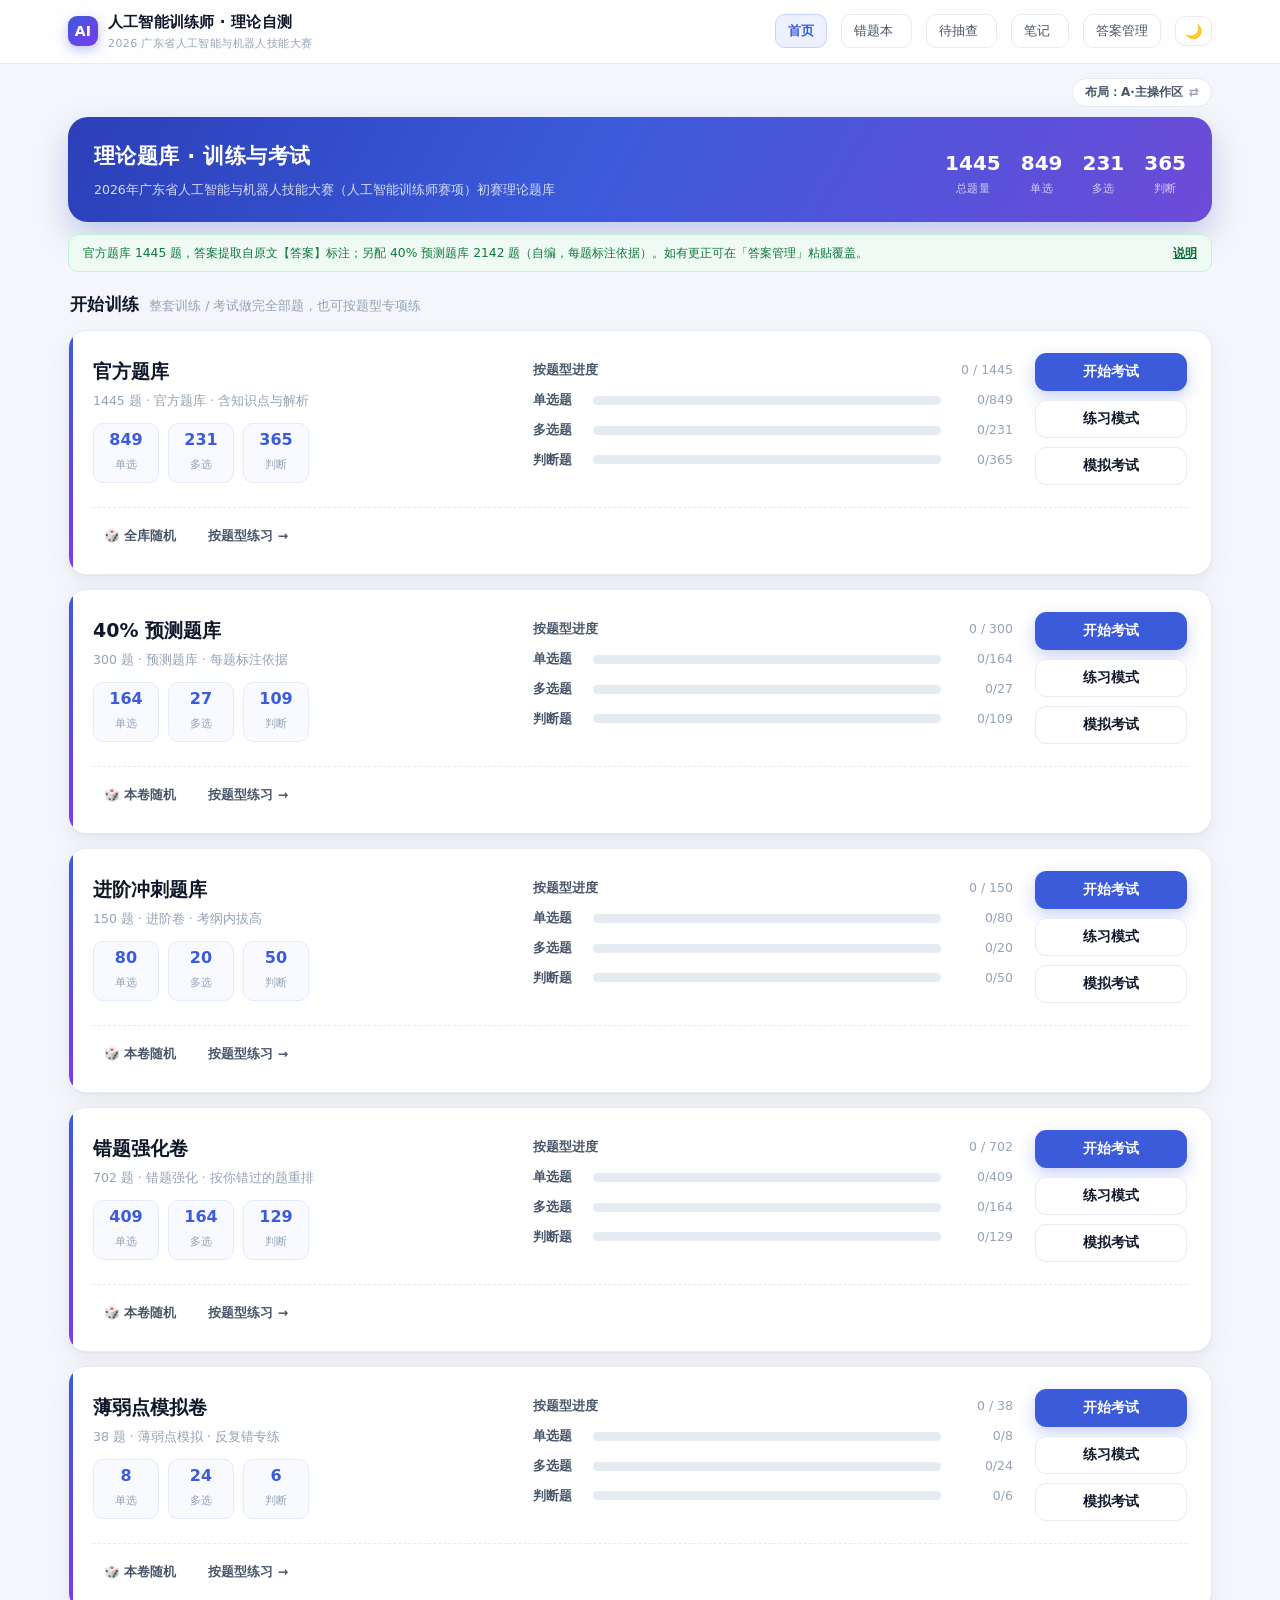
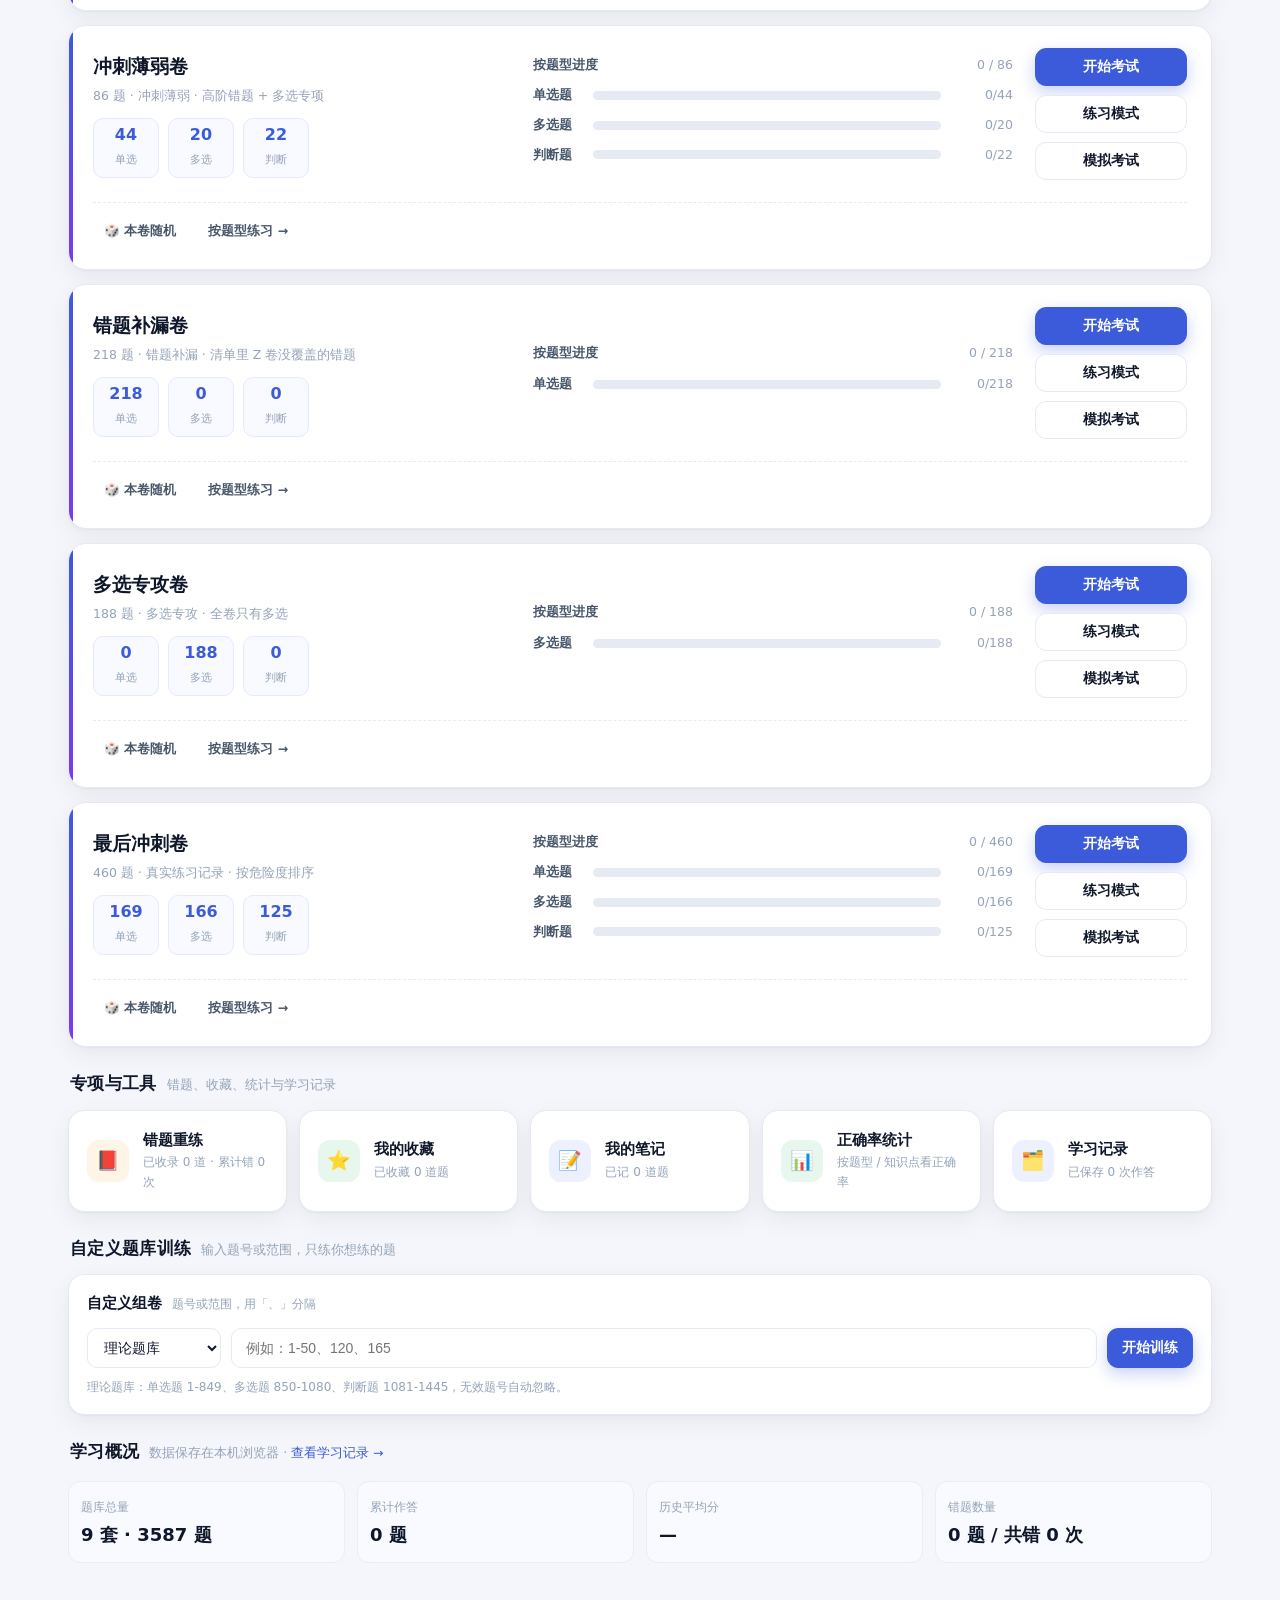
<file: src/index.html>
<!doctype html>
<html lang="zh-CN">
<head>
<meta charset="utf-8">
<meta name="viewport" content="width=device-width, initial-scale=1, viewport-fit=cover">
<meta name="theme-color" content="#3b5bdb">
<title>人工智能训练师 · 理论题库练习</title>
<meta name="description" content="2026 年广东省人工智能与机器人技能大赛（人工智能训练师赛项）官方初赛理论题库练习，共 1445 题，含答案、知识点与解析、随机出题、错题本与学习记录。">
<link rel="icon" href="data:image/svg+xml,%3Csvg xmlns='http://www.w3.org/2000/svg' viewBox='0 0 64 64'%3E%3Crect width='64' height='64' rx='16' fill='%233b5bdb'/%3E%3Ctext x='32' y='44' font-size='30' font-family='Arial,Helvetica,sans-serif' font-weight='bold' fill='white' text-anchor='middle'%3EAI%3C/text%3E%3C/svg%3E">
<!-- v3.13.0 夜间模式：必须在 app.css 之前跑，否则深色用户开机会闪一下白屏 -->
<style>html[data-theme="dark"]{background:#000}</style>
<script>
(function(){try{
  var d=JSON.parse(localStorage.getItem('aitp.v2')||'null');
  if(d&&d.settings&&d.settings.theme==='dark'){
    document.documentElement.setAttribute('data-theme','dark');
    var m=document.querySelector('meta[name="theme-color"]');
    if(m)m.setAttribute('content','#000000');
  }
}catch(e){}})();
</script>
<link rel="stylesheet" href="assets/app.css">
</head>
<body>

<header class="topbar">
  <div class="topbar-inner">
    <div class="brand">
      <div class="logo">AI</div>
      <div>人工智能训练师 · 理论自测
        <small>2026 广东省人工智能与机器人技能大赛</small>
      </div>
    </div>
    <div class="spacer"></div>
    <button class="top-link" data-nav="home">首页</button>
    <button class="top-link" data-nav="wrong">错题本 <span id="navWrong"></span></button>
    <button class="top-link" data-nav="spot" title="答得慢、难题答对的题会进这里，随机抽查直到又快又对">待抽查 <span id="navSpot"></span></button>
    <button class="top-link" data-nav="notes">笔记 <span id="navNotes"></span></button>
    <button class="top-link" data-nav="key">答案管理</button>
    <button class="top-link top-act" id="btnTheme" aria-pressed="false" aria-label="夜间模式" title="切换到夜间模式（纯黑）">🌙</button>
  </div>
</header>

<main class="wrap" id="app"></main>
<div class="toast" id="toast"></div>
<div id="modalRoot"></div>

<!-- ============ 首页 · 新版（A 单列主操作区 / B 左右双栏，共用外壳） ============ -->
<template id="tpl-home2">
  <section class="view-enter">
    <div class="layout-bar">
      <button class="layout-switch" data-act="layout-cycle"></button>
    </div>
    <div class="h2-hero">
      <div class="h2-hero-main">
        <h1>理论题库 · 训练与考试</h1>
        <p>2026年广东省人工智能与机器人技能大赛（人工智能训练师赛项）初赛理论题库</p>
      </div>
      <div class="h2-nums" id="h2Nums"></div>
    </div>
    <div class="h2-note" id="h2Note"></div>
    <div class="h2-grid" id="h2Grid"></div>
  </section>
</template>

<template id="tpl-kpi">
  <div class="kpi"><span></span><b></b></div>
</template>

<!-- ============ 题型模块 ============ -->
<template id="tpl-paper">
  <section class="view-enter">
    <div class="paper-head">
      <button class="btn btn-sm btn-ghost" data-act="paper-back">← 返回</button>
      <div class="paper-title" id="paperTitle"></div>
      <div class="seg" id="paperMode">
        <button type="button" data-mode="exam">考试</button>
        <button type="button" data-mode="practice">练习</button>
      </div>
    </div>
    <p class="paper-tip">先选题型模块。进入答题后，点顶部「顺序 / 随机」就能随时切换——比如进「多选题」模块再点随机，只打乱多选题。</p>
    <div class="mod-grid" id="modList"></div>
  </section>
</template>

<template id="tpl-mod-card">
  <div class="mod-card">
    <div class="mod-top">
      <span class="mod-name"></span>
      <span class="mod-count"></span>
    </div>
    <div class="mod-bar"><i></i></div>
    <div class="mod-meta"></div>
    <div class="mod-ops">
      <button class="btn btn-primary btn-sm" data-act="mod-start">开始</button>
      <button class="btn btn-sm" data-act="mod-redo">重做</button>
    </div>
  </div>
</template>

<!-- ============ 答题 ============ -->
<template id="tpl-quiz">
  <section class="quiz-shell view-enter">
    <div class="quiz-top">
      <button class="btn btn-sm btn-ghost" data-act="exit">← 返回</button>
      <div class="title" id="qTitle"></div>
      <span class="tag gray" id="qModeTag"></span>
      <button class="btn btn-sm order-btn" data-act="order-toggle" id="btnOrder" title="切换出题顺序">顺序</button>
      <span class="qtop-spacer"></span>
      <div class="qtop-actions">
        <button class="btn btn-sm drawer-btn" data-act="toggle-card">进度</button>
        <button class="btn btn-primary btn-sm" data-act="submit">交卷</button>
      </div>
    </div>
    <div class="jump-bar">
      <div class="jump-types">
        <button class="btn btn-sm jt" data-act="jump-type" data-type="all">全部</button>
        <button class="btn btn-sm jt" data-act="jump-type" data-type="single">单选题</button>
        <button class="btn btn-sm jt" data-act="jump-type" data-type="multi">多选题</button>
        <button class="btn btn-sm jt" data-act="jump-type" data-type="judge">判断题</button>
      </div>
      <div class="jump-input">
        <input id="jumpNo" type="text" inputmode="numeric" placeholder="题号 #850" spellcheck="false">
        <button class="btn btn-sm" data-act="jump-no">跳转</button>
      </div>
      <div class="jump-search" id="jumpSearch">
        <input id="searchKw" type="text" placeholder="搜关键词，如：过拟合" spellcheck="false">
        <div class="search-drop hidden" id="searchDrop"></div>
      </div>
      <div class="timer" id="timer"><span>⏱</span><span id="timerText">90:00</span></div>
    </div>
    <div class="quiz-body">
      <div class="q-card">
        <div class="q-head">
          <span class="num" id="qNo"></span>
          <span class="tag gid" id="qGid" title="题号（官方题库 #1-1445；预测题库带 S 前缀，如 S#12）"></span>
          <span class="tag" id="qType"></span>
          <span id="qHint"></span>
          <button class="fav" data-act="fav" title="收藏本题">☆</button>
        </div>
        <h2 class="q-stem" id="qStem"></h2>
        <div class="opts" id="qOpts"></div>
        <div class="feedback hidden" id="qFeedback"></div>
        <div class="note-box" id="qNote">
          <div class="note-head">
            <span class="note-ico">📝</span>
            <span class="note-title">我的笔记</span>
            <span class="note-badge" id="noteBadge"></span>
            <span class="spacer"></span>
            <button class="btn btn-sm btn-ghost" data-act="note-view" id="btnNoteView">查看笔记</button>
            <button class="btn btn-sm" data-act="note-toggle" id="btnNoteToggle">写笔记</button>
          </div>
          <div class="note-view" id="noteView"></div>
          <div class="note-edit" id="noteEdit">
            <textarea id="noteText" rows="3" spellcheck="false"
              placeholder="记一笔：为什么做错、怎么记、易混点……（停止输入后自动保存，换题也不会丢）"></textarea>
            <div class="note-ops">
              <span class="hint" id="noteHint">自动保存 · Ctrl+Enter 收起</span>
              <span class="spacer"></span>
              <button class="btn btn-sm" data-act="note-del">删除笔记</button>
              <button class="btn btn-primary btn-sm" data-act="note-save">保存</button>
            </div>
          </div>
        </div>
        <div class="q-foot">
          <button class="btn btn-sm" data-act="confirm-multi" id="btnConfirmMulti">确认作答</button>
          <button class="btn btn-sm" data-act="mark" id="btnMark">标记</button>
          <button class="btn btn-sm" data-act="clear" id="btnClear">清空本题</button>
          <span class="hint kbd-hint">键盘：数字 1–9 选选项 · 多选按同一数字＝取消该勾选 · W/S 或 A/D 上一题/下一题 · 回车＝确认作答/交卷</span>
          <span class="spacer"></span>
          <button class="btn btn-sm" data-act="prev">上一题</button>
          <button class="btn btn-primary btn-sm" data-act="next">下一题</button>
        </div>
      </div>
      <aside class="side" id="sideCard">
        <h4>做题进度 <span id="cardProgress"></span></h4>
        <div class="pbars" id="pbars"></div>
        <div class="mini-info">
          <div><b id="infoDone">0</b>已答</div>
          <div><b id="infoFlag">0</b>标记</div>
          <div><b id="infoNote">0</b>有笔记</div>
          <div><b id="infoLeft">100</b>未答</div>
        </div>
        <div class="sheet-legend" id="sheetLegend">
          <span class="lg lg-ok">对</span><span class="lg lg-bad">错</span><span class="lg lg-done">已答</span><span class="lg">未答</span><span class="lg lg-flag">标记</span><span class="lg lg-note">有笔记</span>
        </div>
        <div class="sheet-grid" id="sheetGrid"></div>
      </aside>
    </div>
  </section>
</template>

<template id="tpl-option">
  <div class="opt" data-letter="">
    <span class="letter"></span>
    <span class="txt"></span>
    <span class="mark"></span>
  </div>
</template>

<!-- ============ 结果 ============ -->
<template id="tpl-result">
  <section class="view-enter">
    <div class="result-hero">
      <div class="score-ring">
        <svg viewBox="0 0 150 150" width="100%" height="100%">
          <circle class="ring-track" cx="75" cy="75" r="64" fill="none" stroke="#eef1f7" stroke-width="12"></circle>
          <circle id="ring" cx="75" cy="75" r="64" fill="none" stroke="#3b5bdb" stroke-width="12"
                  stroke-linecap="round" stroke-dasharray="402" stroke-dashoffset="402"></circle>
        </svg>
        <div class="val"><b id="scoreVal">0</b><span id="scoreOf">得分</span></div>
      </div>
      <div class="result-main">
        <h1 id="resTitle">交卷完成</h1>
        <div class="sub" id="resSub"></div>
        <div class="result-actions">
          <button class="btn btn-primary" data-act="retry">重做本卷</button>
          <button class="btn" data-act="to-paper">换个题型</button>
          <button class="btn" data-act="to-wrong">去错题本</button>
          <button class="btn" data-act="home">返回首页</button>
        </div>
      </div>
    </div>
    <div class="kpis" id="resKpis"></div>
    <div class="section-title">
      <h2>逐题回顾</h2>
      <span id="revToggle" style="cursor:pointer;color:var(--brand)">只看错题</span>
    </div>
    <div class="review" id="review"></div>
  </section>
</template>

<template id="tpl-review">
  <div class="rev-item">
    <div class="rh"><span class="no"></span><span class="tag"></span><span class="badge-wrap"></span></div>
    <div class="rs"></div>
    <div class="ro ro-my"><b>你的答案：</b><span></span></div>
    <div class="ro ro-ck"><b>参考答案：</b><span></span></div>
  </div>
</template>

<!-- ============ 列表（错题/收藏） ============ -->
<template id="tpl-list">
  <section class="view-enter">
    <div class="panel">
      <h2 id="listTitle"></h2>
      <p class="desc" id="listDesc"></p>
      <div class="list-ops" id="listOps" style="display:flex;gap:10px;flex-wrap:wrap;margin-bottom:16px">
        <button class="btn btn-primary" data-act="list-practice">开始重练</button>
        <button class="btn" data-act="list-clear">清空列表</button>
      </div>
      <div class="list" id="listBody"></div>
    </div>
  </section>
</template>

<template id="tpl-row">
  <div class="row">
    <span class="tag"></span>
    <div class="grow">
      <div class="qtext"></div>
      <div class="qsub"></div>
    </div>
    <button class="btn btn-sm btn-ghost" data-act="row-go">查看</button>
    <button class="btn btn-sm btn-ghost" data-act="row-del">移除</button>
  </div>
</template>

<!-- ============ 学习记录 ============ -->
<template id="tpl-history">
  <section class="view-enter">
    <div class="panel">
      <h2>学习记录</h2>
      <p class="desc" id="hisDesc"></p>
      <div style="display:flex;gap:10px;flex-wrap:wrap;margin-bottom:16px">
        <button class="btn btn-sm" data-act="his-export">导出记录（JSON）</button>
        <button class="btn btn-sm" data-act="his-clear" style="color:var(--bad)">清空记录</button>
      </div>
      <div class="list" id="hisList"></div>
    </div>
  </section>
</template>

<template id="tpl-his-row">
  <div class="row his-row">
    <div class="his-score"><b></b><span></span></div>
    <div class="grow">
      <div class="qtext his-title"></div>
      <div class="qsub his-meta"></div>
    </div>
    <span class="ans-badge mid his-pct"></span>
    <button class="btn btn-sm btn-ghost his-review hidden" data-act="his-review">回顾错题</button>
  </div>
</template>

<!-- ============ 答案管理 ============ -->
<template id="tpl-key">
  <section class="view-enter">
    <div class="panel">
      <h2>答案管理</h2>
      <p class="desc">
        这里可以批量修正标准答案（例如按问卷星交卷后显示的官方答案）。格式：每行「题号 答案」，如 <b>1 D</b>、<b>12 AB</b>；
        也支持 <b>1D</b>、<b>1、D</b> 或用逗号、分号分隔。保存后所有成绩、错题会按新答案重算。
      </p>
      <div style="display:flex;gap:10px;align-items:center;margin-bottom:14px;flex-wrap:wrap">
        <select id="keyPaper"></select>
        <button class="btn btn-sm" data-act="key-load">载入当前答案</button>
        <button class="btn btn-sm" data-act="key-reset">恢复默认答案</button>
        <span class="hint" id="keyStat"></span>
      </div>
      <textarea id="keyText" spellcheck="false" placeholder="1 D&#10;2 B&#10;3 A"></textarea>
      <div style="display:flex;gap:10px;margin-top:14px;flex-wrap:wrap">
        <button class="btn btn-primary" data-act="key-apply">保存并重新计分</button>
        <button class="btn" data-act="key-export">导出全部答案（JSON）</button>
        <button class="btn" data-act="key-import">导入答案（JSON）</button>
        <button class="btn" data-act="db-export">备份全部进度</button>
        <button class="btn" data-act="db-import">恢复备份</button>
        <span class="hint" id="dbDevice"></span>
        <button class="btn" data-act="key-reset-all" style="margin-left:auto;color:var(--bad)">重置全部进度</button>
      </div>
      <p class="desc" style="margin-top:16px;margin-bottom:0">
        <b>提示：</b>「恢复默认答案」只会清除你手动修改过的题目，回到页面自带答案。
      </p>
    </div>
  </section>
</template>

<template id="tpl-panel-view">
  <section class="view-enter">
    <div class="panel">
      <h2></h2>
      <p class="desc"></p>
      <div id="statsBody"></div>
    </div>
  </section>
</template>

<template id="tpl-modal">
  <div class="modal-mask">
    <div class="modal">
      <h3></h3>
      <p></p>
      <div class="acts">
        <button class="btn" data-act="modal-cancel">取消</button>
        <button class="btn btn-primary" data-act="modal-ok">确定</button>
      </div>
    </div>
  </div>
</template>

<script src="data/questions.js"></script>
<script src="data/answers.js"></script>
<script src="data/s-bank.js"></script>
<script src="data/a-bank.js"></script>
<script src="data/w-bank.js"></script>
<script src="data/v-bank.js"></script>
<script src="data/u-bank.js"></script>
<script src="data/x-bank.js"></script>
<script src="data/y-bank.js"></script>
<script src="data/z-bank.js"></script>
<script src="assets/app.js"></script>
</body>
</html>
</file>
<file: src/assets/app.css>
:root{
  --bg:#f4f6fb; --card:#ffffff; --ink:#0f172a; --ink-2:#475569; --ink-3:#94a3b8;
  --line:#e6eaf2; --brand:#3b5bdb; --brand-2:#5c7cfa; --brand-soft:#edf1ff;
  --ok:#16a34a; --ok-soft:#e8f7ee; --bad:#dc2626; --bad-soft:#fdeceb;
  --warn:#d97706; --warn-soft:#fff5e6; --radius:16px;
  --bg-soft:#f1f5f9;   /* v3.13.0 补：.rev-item .r-an 一直在用 var(--bg-soft) 兜底，正式定义后夜间才好覆盖 */
  --shadow:0 1px 2px rgba(15,23,42,.04),0 8px 24px rgba(15,23,42,.06);
  --shadow-lg:0 20px 50px rgba(15,23,42,.14);
}
*{box-sizing:border-box}
html,body{margin:0;padding:0}
body{
  background:var(--bg); color:var(--ink);
  font-family:-apple-system,BlinkMacSystemFont,"Segoe UI","PingFang SC","Microsoft YaHei",system-ui,sans-serif;
  font-size:15px; line-height:1.65; -webkit-font-smoothing:antialiased;
  min-height:100vh;
}
button{font-family:inherit;font-size:inherit;cursor:pointer}
a{color:var(--brand);text-decoration:none}
::selection{background:#cfd9ff}

/* ---------- top bar ---------- */
.topbar{
  position:sticky; top:0; z-index:40; backdrop-filter:blur(10px);
  background:rgba(255,255,255,.86); border-bottom:1px solid var(--line);
}
.topbar-inner{
  max-width:1180px; margin:0 auto; padding:10px 18px;
  display:flex; align-items:center; gap:14px; min-height:58px; flex-wrap:wrap;
}
.brand{display:flex;align-items:center;gap:10px;font-weight:700;letter-spacing:.2px;min-width:0;flex:1 1 auto}
.brand>div:last-child{min-width:0;overflow:hidden;text-overflow:ellipsis;white-space:nowrap}
.brand .logo{
  width:30px;height:30px;border-radius:9px;flex:none;
  background:linear-gradient(135deg,var(--brand),#7c3aed);
  display:grid;place-items:center;color:#fff;font-size:14px;font-weight:800;
  box-shadow:0 4px 12px rgba(59,91,219,.35);
}
.brand small{display:block;font-weight:500;color:var(--ink-3);font-size:11px;letter-spacing:.4px}
.topbar .spacer{flex:0 0 auto}
.top-link{
  border:1px solid var(--line); background:#fff; color:var(--ink-2);
  padding:7px 12px; border-radius:10px; font-size:13px; display:inline-flex; gap:6px; align-items:center;
  transition:.15s; white-space:nowrap;
}
.top-link:hover{color:var(--brand);border-color:#c7d2fe;background:#f8faff}
.top-link.active{background:var(--brand-soft);border-color:#c7d2fe;color:var(--brand);font-weight:600}
/* v3.13.0 顶栏夜间模式开关：与 .top-link 同款外观，但没有 data-nav（不参与导航高亮） */
.top-act{min-width:32px;justify-content:center;padding:7px 9px;font-size:14px;line-height:1}
.top-act[aria-pressed="true"]{background:var(--brand-soft);border-color:#c7d2fe;color:var(--brand)}

/* ---------- layout ---------- */
.wrap{max-width:1180px;margin:0 auto;padding:22px 18px 70px}
.view-enter{animation:fade .28s ease}
@keyframes fade{from{opacity:0;transform:translateY(6px)}to{opacity:1;transform:none}}

/* ---------- home ---------- */
.section-title{display:flex;align-items:baseline;gap:10px;margin:30px 2px 14px}
.section-title h2{margin:0;font-size:17px;letter-spacing:.3px}
.section-title span{color:var(--ink-3);font-size:12.5px}

.btn{
  border:1px solid var(--line); background:#fff; color:var(--ink);
  padding:9px 14px; border-radius:11px; font-size:13.5px; font-weight:600;
  display:inline-flex;align-items:center;justify-content:center;gap:6px;
  transition:.16s; white-space:nowrap;
}
.btn:hover{border-color:#c7d2fe;background:#f8faff;color:var(--brand)}
.btn:active{transform:translateY(1px)}
.btn-primary{background:var(--brand);border-color:var(--brand);color:#fff;
  box-shadow:0 6px 16px rgba(59,91,219,.28)}
.btn-primary:hover{background:#3450c9;border-color:#3450c9;color:#fff}
.btn-ghost{background:transparent;border-color:transparent;color:var(--ink-2)}
.btn-sm{padding:6px 10px;font-size:12.5px;border-radius:9px}
.btn[disabled]{opacity:.45;cursor:not-allowed}

.mini-card{
  background:var(--card);border:1px solid var(--line);border-radius:var(--radius);padding:18px;
  box-shadow:var(--shadow);display:flex;align-items:center;gap:14px;cursor:pointer;transition:.18s;
}
.mini-card:hover{border-color:#c7d2fe;transform:translateY(-1px);box-shadow:var(--shadow-lg)}
.mini-card .ico{
  width:42px;height:42px;border-radius:12px;flex:none;display:grid;place-items:center;font-size:19px;
  background:var(--brand-soft);
}
.mini-card .ico.warn{background:var(--warn-soft)}
.mini-card .ico.ok{background:var(--ok-soft)}
.mini-card h4{margin:0;font-size:14.5px}
.mini-card p{margin:1px 0 0;color:var(--ink-3);font-size:12px}

.modal-mask{
  position:fixed;inset:0;background:rgba(15,23,42,.45);backdrop-filter:blur(3px);z-index:60;
  display:grid;place-items:center;padding:20px;animation:fade .18s;
}

/* ---------- quiz ---------- */
.quiz-shell{padding-top:6px}
.quiz-top{display:flex;align-items:center;gap:12px;margin-bottom:14px;flex-wrap:wrap}
.quiz-top .title{font-weight:700;font-size:16px}
.jump-bar{display:flex;align-items:center;gap:10px;margin:-4px 0 14px;flex-wrap:wrap}
.jump-bar .jump-types{display:flex;gap:8px;flex-wrap:wrap}
.jump-bar .jt{padding:6px 12px;font-size:13px;color:var(--ink-2)}
.jump-bar .jt.on{background:var(--brand);color:#fff;border-color:var(--brand)}
.jump-bar .jump-input{display:flex;gap:6px;margin-left:auto}
.jump-bar .jump-input input{width:92px;padding:6px 10px;border:1.5px solid var(--line);border-radius:9px;font-size:13.5px;outline:none;background:#fff}
.jump-bar .jump-input input:focus{border-color:var(--brand)}
/* 关键词搜题：输入框 + 结果下拉 */
.jump-bar .jump-search{position:relative;flex:1;min-width:170px;max-width:320px}
.jump-bar .jump-search input{width:100%;box-sizing:border-box;padding:6px 10px;border:1.5px solid var(--line);border-radius:9px;font-size:13.5px;outline:none;background:#fff}
.jump-bar .jump-search input:focus{border-color:var(--brand)}
.search-drop{position:absolute;top:calc(100% + 6px);left:0;right:0;z-index:40;background:#fff;border:1.5px solid var(--line);border-radius:12px;box-shadow:0 10px 28px rgba(15,23,42,.16);max-height:300px;overflow:auto;padding:4px}
.search-row{display:flex;align-items:center;gap:8px;width:100%;text-align:left;border:0;background:none;padding:8px 10px;border-radius:8px;font:inherit;cursor:pointer}
.search-row:hover{background:var(--brand-soft)}
.search-row b{color:var(--brand);flex:none}
.search-row .st{flex:none;font-size:11px;color:var(--ink-2);border:1px solid var(--line);border-radius:999px;padding:0 6px}
.search-row .sq{font-size:13px;color:var(--ink);overflow:hidden;text-overflow:ellipsis;white-space:nowrap}
.search-empty,.search-more{padding:8px 10px;font-size:12.5px;color:var(--ink-2)}
/* 统计页最近 7 天趋势 */
.trend-chart{display:flex;align-items:stretch;gap:10px;height:132px;padding:6px 2px 0}
.trend-col{flex:1;display:flex;flex-direction:column;align-items:center;justify-content:flex-end;gap:4px;min-width:0}
.trend-bar{display:block;width:62%;max-width:34px;border-radius:5px 5px 0 0}
.trend-val{font-size:11px;font-weight:700;color:var(--ink);line-height:1}
.trend-lb{font-size:11px;color:var(--ink-2);white-space:nowrap}
.custom-panel{padding:16px 18px}
.custom-row{display:flex;gap:10px;flex-wrap:wrap}
.custom-row input{flex:1;min-width:220px;padding:10px 14px;border:1.5px solid var(--line);border-radius:10px;font-size:14px;outline:none;background:#fff}
.custom-row input:focus{border-color:var(--brand)}
/* 自定义组卷的题库选择：两套题库题号段不同，必须先选卷再填题号 */
.custom-row select{padding:10px 12px;border:1.5px solid var(--line);border-radius:10px;font-size:14px;outline:none;background:#fff;color:var(--ink);max-width:220px}
.custom-row select:focus{border-color:var(--brand)}
.temp-resume{margin:-4px 0 18px;width:100%;text-align:left;background:var(--brand-soft);border:1.5px dashed var(--brand-2);color:var(--brand);font-weight:600}
/* 断点条与"继续"按钮的文字会带上卷名 + 进度，手机窄屏必须允许换行，否则撑出横向滚动 */
.temp-resume,.mc-resume,.mc-best{max-width:100%;white-space:normal;overflow-wrap:anywhere;line-height:1.45}
/* v3.9.2 清空回滚点条：清空作答后首页出现，可一键恢复或丢弃 */
.clear-undo{display:flex;align-items:center;flex-wrap:wrap;gap:10px;margin:-4px 0 18px;padding:10px 14px;background:var(--brand-soft);border:1.5px dashed var(--brand-2);border-radius:10px}
.clear-undo .cu-text{flex:1;min-width:200px;font-size:13px;color:var(--brand);font-weight:600}
.clear-undo .cu-btn{padding:7px 14px;font-size:13px;white-space:nowrap}
.stat-block{display:flex;flex-direction:column;gap:8px;margin:10px 0 20px}
.stat-row{display:flex;align-items:center;gap:10px;font-size:13.5px}
.stat-row .stat-name{flex:0 0 200px;overflow:hidden;text-overflow:ellipsis;white-space:nowrap}
.stat-row .stat-bar{flex:1;height:10px;border-radius:6px;background:var(--line);overflow:hidden;min-width:60px}
.stat-row .stat-bar i{display:block;height:100%;border-radius:6px}
.stat-row .stat-n{flex:0 0 76px;text-align:right;color:var(--ink-3);font-size:12.5px}
@media (max-width:600px){.stat-row .stat-name{flex-basis:110px}}
.pbars{display:flex;flex-direction:column;gap:12px;margin-bottom:14px}
.pbar-row{display:flex;align-items:center;gap:8px;font-size:12.5px}
.pbar-row .pbar-name{flex:0 0 52px;color:var(--ink-2);font-weight:600}
.pbar-row .pbar-track{flex:1;height:10px;border-radius:6px;background:var(--line);overflow:hidden}
.pbar-row .pbar-track i{display:block;height:100%;width:0;border-radius:6px;background:var(--brand);transition:width .3s}
.pbar-row .pbar-num{flex:0 0 64px;text-align:right;color:var(--ink-3);font-variant-numeric:tabular-nums}
.qtop-spacer{flex:1}
.qtop-actions{display:flex;gap:8px;align-items:center}
.tag{
  font-size:11.5px;padding:3px 9px;border-radius:999px;background:var(--brand-soft);color:var(--brand);
  font-weight:700;letter-spacing:.3px;
}
.tag.gray{background:#eef1f7;color:var(--ink-2)}
.tag.judge{background:#eafaf0;color:#0f8a45}
.tag.multi{background:#fff1e6;color:#b45309}
.timer{
  margin-left:auto;display:flex;align-items:center;gap:7px;
  font-variant-numeric:tabular-nums;font-weight:700;font-size:16px;color:var(--ink-2);
  background:#fff;border:1px solid var(--line);padding:6px 12px;border-radius:11px;box-shadow:var(--shadow);
}
.timer.warn{color:var(--bad);border-color:#fecaca;background:#fff5f5;animation:pulse 1.6s infinite}
@keyframes pulse{50%{opacity:.62}}

.quiz-body{display:grid;grid-template-columns:minmax(0,1fr) 306px;gap:18px;align-items:start}
.q-card{
  background:var(--card);border:1px solid var(--line);border-radius:18px;padding:24px 26px 18px;
  box-shadow:var(--shadow);min-height:400px;min-width:0;
}
.q-head{display:flex;align-items:center;gap:8px;color:var(--ink-3);font-size:12.5px;margin-bottom:12px}
.q-head .num{color:var(--brand);font-weight:800;font-size:13px}
.tag.gid{background:var(--brand-soft);color:var(--brand);font-weight:700;cursor:default}
/* 预测题库题号（S#12）：琥珀色，和官方题库的蓝色 #12 一眼分开 */
.tag.gid.gid-s{background:#fef3c7;color:#92400e}
.q-head .fav{margin-left:auto;border:0;background:none;font-size:17px;line-height:1;color:#d7dce8;padding:2px}
.q-head .fav.on{color:#f59e0b}
.q-stem{
  font-size:17.5px;line-height:1.8;font-weight:600;color:#111827;margin:0 0 18px;
  white-space:pre-wrap;word-break:break-word;
}
.q-stem .blank{color:var(--brand)}
.opts{display:flex;flex-direction:column;gap:10px}
.opt{
  display:flex;gap:12px;align-items:flex-start;padding:13px 15px;border-radius:13px;
  border:1.5px solid var(--line);background:#fcfdff;cursor:pointer;transition:.14s;position:relative;
}
.opt:hover{border-color:#c7d2fe;background:#f6f9ff}
.opt .letter{
  width:26px;height:26px;flex:none;border-radius:8px;display:grid;place-items:center;
  font-size:13px;font-weight:800;background:#eef1f7;color:var(--ink-2);transition:.14s;
}
.opt .txt{flex:1;font-size:15px;color:#1f2937;word-break:break-word}
.opt.sel{border-color:var(--brand);background:var(--brand-soft);box-shadow:0 0 0 3px rgba(59,91,219,.09)}
.opt.sel .letter{background:var(--brand);color:#fff}
.opt.correct{border-color:#86efac;background:var(--ok-soft)}
.opt.correct .letter{background:var(--ok);color:#fff}
.opt.wrong{border-color:#fca5a5;background:var(--bad-soft)}
.opt.wrong .letter{background:var(--bad);color:#fff}
.opt .mark{margin-left:auto;font-size:12.5px;font-weight:700;color:var(--ok);align-self:center}
.opt.wrong .mark{color:var(--bad)}

.feedback{
  margin-top:16px;border-radius:12px;padding:11px 14px;font-size:13.5px;display:flex;gap:8px;align-items:center;
  background:var(--ok-soft);color:#0f7a3d;border:1px solid #bbf7d0;
}
.feedback.bad{background:var(--bad-soft);color:#b91c1c;border-color:#fecaca}
.feedback.unknown{background:#eef2f7;color:var(--ink-2);border-color:#e2e8f0}

.q-foot{display:flex;align-items:center;gap:10px;margin-top:22px;padding-top:14px;border-top:1px dashed var(--line)}
.q-foot .spacer{flex:1}
.hint{color:var(--ink-3);font-size:12px}

/* answer card */
.side{
  background:var(--card);border:1px solid var(--line);border-radius:18px;padding:16px;box-shadow:var(--shadow);
  position:sticky;top:76px;
}
.side h4{margin:0 0 10px;font-size:13.5px;display:flex;align-items:center;gap:6px}
.side h4 span{margin-left:auto;color:var(--ink-3);font-weight:500;font-size:12px}
.cards{display:block}
.card-group{display:grid;grid-template-columns:repeat(10,1fr);gap:5px;margin-bottom:14px}
.card-sep{display:flex;align-items:center;gap:8px;margin:2px 0 8px;font-size:11px;color:var(--ink-3);font-weight:600}
.card-sep::after{content:"";flex:1;height:1px;background:var(--line)}
.cell{
  aspect-ratio:1;border-radius:7px;border:1px solid var(--line);background:#fbfcff;color:var(--ink-2);
  font-size:11.5px;font-weight:600;display:grid;place-items:center;padding:0;transition:.12s;
}
.cell:hover{border-color:var(--brand);color:var(--brand)}
.cell.done{background:var(--brand-soft);border-color:#c7d2fe;color:var(--brand)}
.cell.cur{outline:2px solid var(--brand);outline-offset:1px}
.cell.flag:after{
  content:"";position:absolute;top:2px;right:2px;width:6px;height:6px;border-radius:50%;background:var(--warn);
}
.cell{position:relative}
.legend{display:flex;gap:12px;flex-wrap:wrap;margin-top:12px;font-size:11.5px;color:var(--ink-3)}
.legend i{width:10px;height:10px;border-radius:3px;display:inline-block;margin-right:4px;vertical-align:-1px}
.legend .l1{background:var(--brand-soft);border:1px solid #c7d2fe}
.legend .l2{background:#fff;border:1px solid var(--line)}
.legend .l3{background:var(--warn)}

.side .mini-info{display:flex;gap:8px;margin-top:14px;font-size:12px;color:var(--ink-2)}
.side .mini-info div{flex:1;background:#f8faff;border-radius:9px;padding:7px 8px;text-align:center}
.side .mini-info b{display:block;font-size:15px;color:var(--brand)}

/* ---------- result ---------- */
.result-hero{
  background:var(--card);border:1px solid var(--line);border-radius:20px;padding:28px;box-shadow:var(--shadow);
  display:flex;gap:28px;align-items:center;flex-wrap:wrap;
}
.score-ring{position:relative;width:150px;height:150px;flex:none}
.score-ring svg{transform:rotate(-90deg)}
.score-ring .val{
  position:absolute;inset:0;display:grid;place-items:center;text-align:center;
}
.score-ring .val{flex-direction:column;display:flex;align-items:center;justify-content:center;gap:2px}
.score-ring .val b{font-size:36px;line-height:1;display:block;letter-spacing:-1px}
.score-ring .val span{font-size:11px;color:var(--ink-3)}
.result-main{flex:1;min-width:260px}
.result-main h1{margin:0 0 6px;font-size:22px}
.result-main .sub{color:var(--ink-3);font-size:13px}
.result-actions{display:flex;gap:10px;flex-wrap:wrap;margin-top:16px}
.kpis{display:grid;grid-template-columns:repeat(4,minmax(0,1fr));gap:12px;margin-top:16px}
.kpi{background:#f8faff;border:1px solid #e8edfb;border-radius:12px;padding:12px}
.kpi span{color:var(--ink-3);font-size:12px}
.kpi b{display:block;font-size:18px;margin-top:2px}

.review{margin-top:22px;display:flex;flex-direction:column;gap:12px}
.rev-item{
  background:var(--card);border:1px solid var(--line);border-radius:14px;padding:16px 18px;
  border-left:4px solid var(--ok);
}
.rev-item.bad{border-left-color:var(--bad)}
.rev-item .rh{display:flex;gap:8px;align-items:center;font-size:12.5px;color:var(--ink-3);margin-bottom:8px}
.rev-item .rh .no{color:var(--ink);font-weight:700}
.rev-item .rs{font-size:14.5px;font-weight:600;margin-bottom:10px;white-space:pre-wrap}
.rev-item .ro{font-size:13.5px;color:var(--ink-2);margin:3px 0;display:flex;gap:8px}
.rev-item .ro b{font-weight:700;color:var(--ink)}
.rev-item .r-an{font-size:13px;color:var(--ink-2);background:var(--bg-soft,#f1f5f9);border-radius:8px;padding:8px 10px;margin:8px 0 2px;line-height:1.7;white-space:pre-wrap}
/* 预测题的"依据"行：和解析同款但偏琥珀，提醒这是自编题的出处而非官方解析 */
.rev-item .r-src{font-size:12.5px;color:#92400e;background:#fffbeb;border:1px solid #fde68a;border-radius:8px;padding:7px 10px;margin:6px 0 2px;line-height:1.7;white-space:pre-wrap}
.ans-badge{font-size:11.5px;padding:2px 8px;border-radius:999px;font-weight:700}
.ans-badge.ok{background:var(--ok-soft);color:#0f7a3d}
.ans-badge.bad{background:var(--bad-soft);color:#b91c1c}
.ans-badge.mid{background:#eef2f7;color:var(--ink-2)}

/* ---------- misc ---------- */
.panel{background:var(--card);border:1px solid var(--line);border-radius:16px;padding:22px;box-shadow:var(--shadow)}
.panel h2{margin:0 0 6px;font-size:17px}
.panel p.desc{color:var(--ink-2);font-size:13.5px;margin:0 0 16px}
textarea{
  width:100%;min-height:240px;border:1px solid var(--line);border-radius:12px;padding:12px;font-family:ui-monospace,Consolas,monospace;
  font-size:13px;line-height:1.7;resize:vertical;background:#fcfdff;color:var(--ink);
}
textarea:focus{outline:none;border-color:#c7d2fe;box-shadow:0 0 0 3px rgba(59,91,219,.1)}
select{
  border:1px solid var(--line);border-radius:10px;padding:8px 10px;background:#fff;font-size:13.5px;
}
.list{display:flex;flex-direction:column;gap:10px}
.row{
  display:flex;align-items:center;gap:12px;padding:12px 14px;border:1px solid var(--line);border-radius:12px;background:#fff;
}
.row .grow{flex:1;min-width:0}
.row .qtext{font-size:13.5px;color:var(--ink);overflow:hidden;text-overflow:ellipsis;white-space:nowrap}
.row .qsub{font-size:11.5px;color:var(--ink-3)}
.empty{text-align:center;color:var(--ink-3);padding:48px 0;font-size:13.5px}
.empty .big{font-size:34px;display:block;margin-bottom:8px;opacity:.7}

.toast{
  position:fixed;left:50%;bottom:34px;transform:translate(-50%,20px);
  background:rgba(17,24,39,.94);color:#fff;padding:10px 18px;border-radius:12px;font-size:13.5px;
  opacity:0;pointer-events:none;transition:.24s;z-index:99;box-shadow:0 12px 30px rgba(0,0,0,.25);max-width:86vw;text-align:center;
}
.toast.show{opacity:1;transform:translate(-50%,0)}

.modal-mask{
  position:fixed;inset:0;background:rgba(15,23,42,.45);backdrop-filter:blur(3px);z-index:60;
  display:grid;place-items:center;padding:20px;animation:fade .18s;
}
.modal{
  background:#fff;border-radius:18px;padding:24px;max-width:420px;width:100%;box-shadow:var(--shadow-lg);
}
.modal h3{margin:0 0 8px;font-size:17px}
.modal p{margin:0 0 18px;color:var(--ink-2);font-size:13.5px;line-height:1.7}
.modal .acts{display:flex;gap:10px;justify-content:flex-end;flex-wrap:wrap}

.drawer-btn{display:none}
@media (max-width:900px){
  .quiz-body{grid-template-columns:minmax(0,1fr)}
  .side{
    position:fixed;right:0;top:0;bottom:0;width:300px;max-width:86vw;border-radius:0;z-index:50;
    transform:translateX(105%);transition:.24s;overflow:auto;padding-top:20px;box-shadow:-10px 0 40px rgba(15,23,42,.18);
  }
  .side.open{transform:none}
  .drawer-btn{display:inline-flex}
  .q-card{padding:18px 16px}
  .q-stem{font-size:16px}
  .kpis{grid-template-columns:repeat(2,minmax(0,1fr))}
  .result-hero{gap:18px}
  .score-ring{width:120px;height:120px}
  .score-ring .val b{font-size:30px}
  .topbar-inner{padding:8px 10px;gap:6px;min-height:52px}
  .brand{gap:8px}
  .brand>div:last-child{font-size:12.5px}
  .brand small{display:none}
  .brand .logo{width:26px;height:26px;border-radius:8px;font-size:12px}
  .top-link{padding:6px 8px;font-size:12px;border-radius:9px}
  .cell{font-size:10.5px}
  /* v2.4.0 手机端：底部操作行换行不溢出 + 触控区加大 */
  .q-foot{flex-wrap:wrap;row-gap:8px}
  .q-foot .spacer{display:none}
  .q-foot .btn{min-height:38px}
}
/* 备份合并错题的来源标记 */
.src-badge{
  display:inline-block;margin-left:8px;padding:1px 8px;border-radius:999px;
  background:var(--warn-soft);border:1px solid #fde3bd;color:#8a5a10;
  font-size:11px;font-weight:600;vertical-align:1px;white-space:nowrap;
}

/* ---------- v3.10.0 逐题笔记 ---------- */
.note-box{margin-top:14px;border:1px dashed #cbd5e1;border-radius:13px;background:#fbfcff;padding:11px 13px;transition:border-color .15s,background .15s}
.note-box.has-note{border-style:solid;border-color:#c7d2fe;background:#f8faff}
.note-head{display:flex;align-items:center;gap:8px;font-size:13px;color:var(--ink-2)}
.note-head .note-ico{font-size:14px;line-height:1}
.note-head .note-title{font-weight:700;color:var(--ink);font-size:13px}
.note-badge{font-size:11.5px;color:var(--ink-3)}
.note-head .spacer{flex:1}
.note-view{margin-top:8px;font-size:14px;line-height:1.75;color:#1f2937;white-space:pre-wrap;word-break:break-word}
.note-view.hidden{display:none}
/* v3.18.0 原卷笔记只读卡片（W 卷：本题没笔记时回查 T/S 卷） */
.note-from{border-left:3px solid #c7d2fe;background:#f4f7ff;border-radius:0 9px 9px 0;padding:8px 11px}
.note-from-h{font-size:12px;font-weight:700;color:#4f5bd5;margin-bottom:4px}
.note-from-b{font-size:13.5px;line-height:1.7;color:#1f2937;white-space:pre-wrap;word-break:break-word}
.note-from-b.muted{color:var(--ink-3)}
.note-from .btn{margin-top:8px}
.note-edit{display:none;margin-top:9px}
.note-box.editing .note-edit{display:block}
.note-box.editing .note-view{display:none}
.note-edit textarea{
  width:100%;min-height:86px;resize:vertical;border:1.5px solid var(--line);border-radius:11px;
  padding:10px 12px;font-family:inherit;font-size:14px;line-height:1.7;color:#111827;background:#fff;outline:none;
}
.note-edit textarea:focus{border-color:var(--brand);box-shadow:0 0 0 3px rgba(59,91,219,.09)}
.note-ops{display:flex;align-items:center;gap:8px;margin-top:8px;flex-wrap:wrap}
.note-ops .spacer{flex:1}
.note-head .btn.pulse{animation:notePulse 1.2s ease}
@keyframes notePulse{0%,100%{box-shadow:0 0 0 0 rgba(59,91,219,.35)}55%{box-shadow:0 0 0 7px rgba(59,91,219,0)}}
/* 错题本 / 收藏 / 笔记列表里的笔记摘要 */
.note-badge-row{
  display:block;margin-top:5px;padding:5px 9px;border-radius:8px;
  background:#eff4ff;border:1px solid #dbe6ff;color:#1e40af;font-size:12.5px;
  white-space:pre-wrap;word-break:break-word;
}
.note-row{flex-wrap:wrap;row-gap:8px}
.note-row .note-text{white-space:pre-wrap;color:#1f2937}
.note-when{font-size:11.5px;color:var(--ink-3);margin-top:3px}
.note-inline{
  width:100%;min-height:82px;resize:vertical;margin-top:4px;border:1.5px solid var(--brand);
  border-radius:10px;padding:9px 11px;font-family:inherit;font-size:13.5px;line-height:1.7;outline:none;
}

/* 选项备注：选项行尾的 ✎ 只在桌面端出现；手机端不提供添加，只展示已有备注 */
.opt-note-add{
  flex:none;align-self:center;margin-left:4px;border:0;background:none;color:#c7d2fe;
  font-size:15px;line-height:1;padding:3px 5px;border-radius:7px;transition:.14s;
}
.opt-note-add:hover{color:var(--brand);background:var(--brand-soft)}
.opt-note-add.on{color:var(--brand);background:var(--brand-soft)}
.opt-note-wrap{display:none;margin:-4px 0 2px 40px}
.opt-note-wrap.show{display:block}
.opt-note{
  background:#eff4ff;border:1px solid #dbe6ff;border-radius:8px;padding:5px 9px;
  color:#1e40af;font-size:12.5px;line-height:1.65;white-space:pre-wrap;word-break:break-word;
}
.opt-note-input{
  width:100%;min-height:54px;resize:vertical;border:1.5px solid var(--brand);border-radius:9px;
  padding:7px 9px;font-family:inherit;font-size:13px;line-height:1.6;outline:none;background:#fff;
}
.opt-note-ops{display:flex;justify-content:flex-end;gap:8px;margin-top:6px}
@media (max-width:768px){
  .opt-note-add{display:none}          /* 手机端不显示添加入口 */
  .opt-note-wrap{margin-left:0}        /* 只读展示，占满宽度 */
}


/* start dialog */
.start-modal{max-width:480px}
.start-sub{margin-bottom:2px}
.opt-row{display:flex;align-items:center;gap:12px;margin:16px 0}
.opt-row>label{width:62px;flex:none;color:var(--ink-2);font-size:13px}
.seg{display:flex;border:1px solid var(--line);border-radius:10px;overflow:hidden}
.seg button{border:0;background:#fff;padding:7px 18px;font-size:13px;color:var(--ink-2);transition:.14s}
.seg button.on{background:var(--brand);color:#fff;font-weight:600}
.checks{display:flex;gap:16px;flex-wrap:wrap;font-size:13.5px;color:var(--ink)}
.checks label{display:inline-flex;align-items:center;gap:5px;cursor:pointer}
.start-note{font-size:12.5px;color:var(--ink-3);margin:14px 0 0}
.start-warn{font-size:12.5px;color:#9a5b04;background:var(--warn-soft);border:1px solid #fde3bd;border-radius:10px;padding:8px 10px;margin:12px 0 0}
.order-btn.on{background:var(--brand-soft);border-color:#c7d2fe;color:var(--brand)}

/* paper module picker */
.paper-head{display:flex;align-items:center;gap:12px;flex-wrap:wrap;margin:2px 0 6px}
.paper-title{font-size:20px;font-weight:700;letter-spacing:.3px}
.paper-tip{color:var(--ink-3);font-size:12.5px;margin:0 0 20px;line-height:1.7}
.mod-grid{display:grid;grid-template-columns:repeat(2,minmax(0,1fr));gap:16px}
.mod-card{background:var(--card);border:1px solid var(--line);border-radius:16px;padding:18px 20px;
  box-shadow:var(--shadow);display:flex;flex-direction:column;gap:10px;transition:.18s}
.mod-card:hover{border-color:#c7d2fe;box-shadow:var(--shadow-lg);transform:translateY(-1px)}
.mod-top{display:flex;align-items:baseline;gap:8px}
.mod-name{font-size:16.5px;font-weight:700}
.mod-count{color:var(--ink-3);font-size:12.5px;margin-left:auto}
.mod-bar{height:7px;background:#eef1f7;border-radius:99px;overflow:hidden}
.mod-bar i{display:block;height:100%;background:linear-gradient(90deg,var(--brand),#7c3aed);border-radius:99px;transition:width .3s}
.mod-meta{color:var(--ink-2);font-size:12.5px}
.mod-ops{display:flex;gap:8px;margin-top:2px}
.mod-ops .btn{flex:1}
@media (max-width:760px){.mod-grid{grid-template-columns:1fr}}

/* history */
.his-row{gap:14px}
.his-score{width:66px;flex:none;text-align:center;border-right:1px dashed var(--line);padding-right:10px}
.his-score b{display:block;font-size:15px;color:var(--brand)}
.his-score span{font-size:11px;color:var(--ink-3)}
.his-pct{flex:none}
.his-title{font-size:13.5px}

.hidden{display:none!important}
.kbd-hint{opacity:.75}
@media (max-width:900px){.kbd-hint{display:none}}
@media (max-width:560px){
  .opt-row{flex-direction:column;align-items:flex-start;gap:7px;margin:13px 0}
  .opt-row>label{width:auto;font-size:12.5px}
  .checks{gap:14px}
  .quiz-top{gap:6px;row-gap:8px}
  .quiz-top .tag.gray{display:none}
  .quiz-top .title{font-size:14.5px;max-width:40vw;overflow:hidden;text-overflow:ellipsis;white-space:nowrap}
  .quiz-top .timer{font-size:14.5px;padding:5px 9px}
  .qtop-actions{margin-left:auto}
  .order-btn{padding:5px 8px}
}

/* v2.1.0：卷卡片次级入口 + 列表题型筛选 */
.card-links{display:flex;gap:8px;align-items:center;margin-top:-6px;flex-wrap:wrap}
.filter-row{display:flex;gap:6px;flex-wrap:wrap;margin:0 0 14px}
.fbtn{border:1px solid var(--line);background:#fff;color:var(--ink-2);padding:5px 13px;border-radius:999px;font-size:12.5px;cursor:pointer;transition:.15s}
.fbtn.on{background:var(--brand);color:#fff;border-color:var(--brand);font-weight:600}
.fbtn:hover{border-color:#c7d2fe;color:var(--brand)}

/* v2.2.0：答题卡题型分组 */
@media (max-width:900px){
  .card-group{grid-template-columns:repeat(10,1fr)}
}
.his-review{flex:none;white-space:nowrap}
@media (max-width:560px){
  .his-review{font-size:11px;padding:5px 7px}
  .card-group{grid-template-columns:repeat(8,1fr);gap:4px}
}


/* ================= v3.5 布局切换 + 新版首页（A 单列 / B 双栏） ================= */
.layout-bar{display:flex;justify-content:flex-end;margin:-8px 0 10px}
.layout-switch{
  border:1px solid var(--line);background:#fff;color:var(--ink-2);
  padding:5px 12px;border-radius:999px;font-size:12px;font-weight:600;
  display:inline-flex;align-items:center;gap:6px;transition:.16s;
}
.layout-switch:hover{color:var(--brand);border-color:#c7d2fe;background:var(--brand-soft)}
.layout-switch:after{content:"⇄";font-size:12px;opacity:.55}

.h2-hero{
  display:flex;align-items:flex-end;gap:24px;flex-wrap:wrap;
  background:linear-gradient(120deg,#2b3fb8 0%,#3b5bdb 46%,#6d4bd8 100%);
  color:#fff;border-radius:20px;padding:22px 26px;box-shadow:0 14px 32px rgba(43,63,184,.24);
}
.h2-hero-main{min-width:0;flex:1 1 300px}
.h2-hero h1{margin:0 0 6px;font-size:21px;letter-spacing:.4px}
.h2-hero p{margin:0;color:rgba(255,255,255,.8);font-size:12.5px}
.h2-nums{display:flex;gap:20px;flex:none}
.h2-num{text-align:center}
.h2-num b{display:block;font-size:20px;line-height:1.22;font-variant-numeric:tabular-nums}
.h2-num span{font-size:11px;color:rgba(255,255,255,.72);letter-spacing:.5px}

.h2-note{
  display:flex;align-items:center;gap:10px;margin-top:12px;
  background:#eefaf3;border:1px solid #bbf7d0;color:#0f7a3d;
  padding:8px 14px;border-radius:10px;font-size:12.3px;
}
.h2-note-text{flex:1;min-width:0;overflow:hidden;text-overflow:ellipsis;white-space:nowrap}
.h2-note-more{flex:none;background:none;border:0;color:#0b6b34;font-size:12px;font-weight:600;text-decoration:underline;padding:0}

.h2-grid{display:block;margin-top:18px}
.h2-grid>.section-title{margin:22px 2px 12px}
.h2-grid>.section-title:first-child{margin-top:2px}
.h2-col{min-width:0}
[data-layout="b"] .h2-grid{display:grid;grid-template-columns:minmax(0,1.62fr) minmax(0,1fr);gap:20px;align-items:start}
[data-layout="b"] .h2-col{display:flex;flex-direction:column;gap:14px}
.h2-side-title{margin:0 0 -2px;font-size:14px;color:var(--ink-2);letter-spacing:.3px}

.main-card{
  background:var(--card);border:1px solid var(--line);border-radius:18px;padding:22px 24px;
  box-shadow:var(--shadow);display:grid;align-items:center;
  grid-template-columns:minmax(0,1fr) minmax(0,1.15fr) 152px;gap:22px;
  position:relative;overflow:hidden;
}
.main-card:before{content:"";position:absolute;left:0;top:0;bottom:0;width:4px;background:linear-gradient(180deg,var(--brand),#7c3aed)}
/* 两套题库并排：A 布局是 block 流，相邻主卡之间补间距；B 布局左列是 flex+gap，无需重复 */
[data-layout="a"] .main-card + .main-card{margin-top:14px}
.mc-left{min-width:0}
.mc-left h3{margin:0 0 3px;font-size:19px}
.mc-meta{margin:0 0 12px;color:var(--ink-3);font-size:12.5px}
.mc-types{display:flex;gap:9px;flex-wrap:wrap}
.mc-chip{background:#f8faff;border:1px solid #e3e9ff;border-radius:10px;padding:6px 11px;text-align:center;min-width:66px}
.mc-chip b{display:block;font-size:16px;color:var(--brand);line-height:1.28;font-variant-numeric:tabular-nums}
.mc-chip i{font-style:normal;font-size:11px;color:var(--ink-3)}
.mc-mid{min-width:0}
.mc-label{margin:0 0 10px;font-size:12.5px;color:var(--ink-2);font-weight:600;display:flex;align-items:baseline;gap:8px}
.mc-label .mc-pct{margin-left:auto;color:var(--ink-3);font-weight:500;font-variant-numeric:tabular-nums}
.mc-mid .pbar-row{margin-bottom:9px}
.mc-mid .pbar-track{height:9px}
.mc-right{display:flex;flex-direction:column;gap:9px}
.mc-right .btn{width:100%}
.mc-foot{
  grid-column:1/-1;display:flex;align-items:center;gap:10px;flex-wrap:wrap;
  border-top:1px dashed var(--line);padding-top:13px;
}
.mc-best{font-size:12px;color:var(--ok);font-weight:700;background:var(--ok-soft);padding:3px 9px;border-radius:999px}

.tool-cards{display:grid;grid-template-columns:repeat(auto-fit,minmax(186px,1fr));gap:12px}
[data-layout="b"] .tool-cards{grid-template-columns:minmax(0,1fr);gap:10px}

.custom-panel.compact{padding:16px 18px}
.cp-head{display:flex;align-items:baseline;gap:10px;margin-bottom:12px}
.cp-head h3{margin:0;font-size:15px}
.cp-sub{color:var(--ink-3);font-size:12px}
.custom-panel.compact .custom-row input{min-width:170px}
.custom-panel.compact .desc{margin:10px 0 0;font-size:12px;color:var(--ink-3)}

/* 结果页分批展开 */
.more-btn{display:block;width:100%;margin-top:14px;border-style:dashed;padding:12px;color:var(--ink-2)}

/* 答题页：计时器移到跳转栏 */
.jump-bar .timer{margin-left:10px;font-size:14px;padding:5px 10px;box-shadow:none}

/* 题型模块页：4 个模块一行 */
.mod-grid{grid-template-columns:repeat(4,minmax(0,1fr));gap:12px}
.mod-card{padding:16px 17px}
.mod-name{font-size:15px}
@media (max-width:1000px){.mod-grid{grid-template-columns:repeat(2,minmax(0,1fr))}}
@media (max-width:600px){.mod-grid{grid-template-columns:1fr}}

/* 移动端适配 */
@media (max-width:900px){
  .h2-hero{gap:14px;padding:18px 18px}
  .h2-nums{gap:16px;width:100%;justify-content:space-between}
  [data-layout="b"] .h2-grid{grid-template-columns:minmax(0,1fr)}
  .main-card{grid-template-columns:minmax(0,1fr);gap:16px;padding:18px 18px}
  .mc-right{flex-direction:row;flex-wrap:wrap}
  .mc-right .btn{flex:1 1 120px;width:auto}
  .tool-cards{grid-template-columns:repeat(2,minmax(0,1fr))}
  .jump-bar .timer{margin-left:auto}
}
@media (max-width:560px){
  /* v3.13.0 顶栏多了一个夜间开关，320px 下必须收紧内边距，否则撑出横向滚动 */
  .topbar-inner{gap:4px;padding:8px 8px}
  .top-link{padding:6px 6px}
  .top-act{padding:6px 5px;min-width:26px;font-size:13px}
  .h2-hero h1{font-size:18px}
  .h2-hero p{font-size:11.5px}
  .h2-num b{font-size:17px}
  .h2-note{align-items:flex-start;flex-wrap:wrap;padding:8px 12px}
  .h2-note-text{white-space:normal;flex:1 1 100%}
  .mc-chip{min-width:56px;padding:5px 8px}
  .mc-right .btn{flex:1 1 100%}
  .layout-bar{margin:-4px 0 8px}
  .jump-bar{gap:8px}
  .jump-bar .jump-input{margin-left:0}
  .jump-bar .jump-input input{width:84px}
  .jump-bar .timer{margin-left:auto}
}

/* v3.8 错题本：练习场次筛选 + 来源练习标注 */
.src-select{
  padding:6px 10px;border:1.5px solid var(--line);border-radius:9px;font-size:12.5px;
  color:var(--ink);background:#fff;outline:none;max-width:100%;
}
.src-select:focus{border-color:var(--brand)}
.origin-info{
  display:inline-block;margin-left:8px;color:var(--ink-3);font-size:11px;
  overflow:hidden;text-overflow:ellipsis;white-space:nowrap;max-width:320px;vertical-align:1px;
}
@media (max-width:600px){.origin-info{display:block;margin:3px 0 0;max-width:100%}}

/* ---------- v3.11.1 交卷确认弹窗：未答题号跳转列表 ---------- */
.un-jump{
  display:flex;flex-wrap:wrap;gap:6px;justify-content:center;
  max-height:180px;overflow-y:auto;margin:-6px 0 14px;
  padding:8px;border:1.5px dashed var(--line);border-radius:12px;background:#f8fafc;
}
.un-chip{
  min-width:32px;height:28px;padding:0 8px;border-radius:8px;border:1.5px solid #fca5a5;
  background:#fff;color:#dc2626;font-size:12px;font-weight:600;cursor:pointer;line-height:1;
}
.un-chip:active{background:#fef2f2}
.un-more{width:100%;text-align:center;color:var(--ink-3);font-size:11.5px;padding-top:4px}

/* ---------- v3.11.2 答题卡：题号格子（点击跳题，对绿/错红/未答白/标记琥珀） ---------- */
.sheet-legend{
  display:flex;flex-wrap:wrap;gap:6px;margin-top:12px;
  font-size:11px;color:var(--ink-2);align-items:center;
}
.sheet-legend .lg{
  display:inline-flex;align-items:center;gap:4px;
}
.sheet-legend .lg::before{
  content:'';width:10px;height:10px;border-radius:3px;
  background:#fff;border:1.5px solid var(--line);
}
.sheet-legend .lg-ok::before{background:#16a34a;border-color:#16a34a}
.sheet-legend .lg-bad::before{background:#dc2626;border-color:#dc2626}
.sheet-legend .lg-done::before{background:#3b82f6;border-color:#3b82f6}
.sheet-legend .lg-flag::before{background:#fff;border-color:#f59e0b;border-width:2px}
.sheet-grid{
  display:grid;grid-template-columns:repeat(auto-fill,minmax(40px,1fr));
  gap:4px;margin-top:8px;max-height:300px;overflow-y:auto;
  padding:6px;border:1.5px dashed var(--line);border-radius:10px;background:#fafbff;
}
.sheet-chip{
  min-width:0;height:26px;padding:0 2px;border-radius:6px;
  border:1.5px solid var(--line);background:#fff;
  font-size:10.5px;font-weight:600;color:var(--ink-2);
  cursor:pointer;line-height:1;text-align:center;
  font-variant-numeric:tabular-nums;
}
.sheet-chip.ok{background:#16a34a;border-color:#16a34a;color:#fff}
.sheet-chip.bad{background:#dc2626;border-color:#dc2626;color:#fff}
.sheet-chip.done{background:#3b82f6;border-color:#3b82f6;color:#fff}
.sheet-chip.flagged{box-shadow:0 0 0 2px #f59e0b inset}
.sheet-chip.cur{outline:2px solid #2563eb;outline-offset:1px}
.sheet-chip:active{filter:brightness(.92)}

/* ---------- v3.11.4 答题卡「有笔记」标记 ---------- */
.sheet-chip{position:relative}
.sheet-chip.has-note::after{
  content:'';position:absolute;right:2px;bottom:2px;width:5px;height:5px;border-radius:50%;
  background:#7c3aed;box-shadow:0 0 0 1px #fff;
}
.sheet-chip.ok.has-note::after,
.sheet-chip.bad.has-note::after,
.sheet-chip.done.has-note::after{background:#fff;box-shadow:none}
.sheet-legend .lg-note::before{background:#7c3aed;border-color:#7c3aed;border-radius:50%}

/* ---------- v3.14.0 错题本按题型重练 ---------- */
.wrong-types{margin:2px 0 16px}
.wt-head{display:flex;align-items:baseline;gap:10px;margin:0 0 10px;font-size:13px;font-weight:600;
  color:var(--ink);flex-wrap:wrap}
.wt-head span{font-weight:400;color:var(--ink-3);font-size:11.5px}
/* 错题本里的卡比练习页更紧凑，四张一行不占地方 */
.wrong-types .mod-card{padding:12px 14px;gap:6px}
.wrong-types .mod-name{font-size:14px}
.wrong-types .mod-top{flex-wrap:wrap;gap:2px 6px}
.wrong-types .mod-count{font-size:11.5px}
.wrong-types .mod-ops .btn{padding:6px 10px;font-size:12.5px}
@media (max-width:600px){.wrong-types .mod-grid{grid-template-columns:repeat(2,minmax(0,1fr));gap:10px}}

/* 答题卡里的题型分隔条：占满整行，不打乱格子 */
.sheet-seg{grid-column:1/-1;font-size:10.5px;font-weight:600;color:var(--ink-3);
  letter-spacing:.3px;margin:2px 0 -1px;line-height:1.4}

/* ---------- v3.15.0 错题次数 ---------- */
/* 错了几次的徽标：1-2 次灰、≥3 次红（hot），挂在「参考答案」后面 */
.cnt-badge{display:inline-block;margin-left:8px;padding:1px 7px;border-radius:999px;
  font-size:11px;line-height:1.65;white-space:nowrap;vertical-align:1px;
  background:#eef1f7;color:#475569;border:1px solid #e2e8f0}
.cnt-badge.hot{background:#fee2e2;color:#b91c1c;border-color:#fecaca;font-weight:600}
/* 排序下拉：靠右贴在同一行，窄屏换行后仍靠右 */
.filter-row .sort-select{margin-left:auto;padding:4px 9px;font-size:12px;border-radius:999px}
@media (max-width:420px){
  .filter-row .sort-select{margin-left:0;width:100%}
}

/* =====================================================================
   v3.13.0 夜间模式（纯黑 OLED）
   ---------------------------------------------------------------
   做法：变量层（重定义 16 个已有变量）+ 字面量覆盖层（只打 app.css 里
   164 处硬编码色值）。整块追加在文件末尾，同特异性靠顺序取胜，
   不用 !important，也不改上面任何一条既有规则。
   属性挂在 <html> 上（不是 body）：body 的 background:var(--bg) 会跟着变量走，
   而 html 自己的底色决定滚动区域露出来的颜色。
   ===================================================================== */
html[data-theme="dark"]{
  color-scheme:dark;                  /* 不设的话原生滚动条、<select> 下拉面板还是白底 */
  --bg:#000; --bg-soft:#101013;
  --card:#0b0b0d; --raised:#121215; --hover:#17171b; --line:#2a2a31;
  --ink:#f8fafc; --ink-2:#b9c0cc; --ink-3:#8b93a3;   /* 正文不用纯白，减轻黑底白字光晕 */
  --brand:#8ea8ff; --brand-2:#a9bdff; --brand-soft:#1a2036;
  --brand-fill:#3b5bdb;               /* 实心按钮底单独一个中间调：白字压浅蓝只有 2.3:1 */
  --ok:#4ade80; --ok-soft:#10261a; --ok-fill:#15803d;
  --bad:#ff7b7b; --bad-soft:#2a1214; --bad-fill:#b91c1c;
  --warn:#fbbf24; --warn-soft:#2a1f10;
  --glass:rgba(8,8,10,.82); --mask:rgba(0,0,0,.72);
  --shadow:0 1px 2px rgba(0,0,0,.7),0 8px 24px rgba(0,0,0,.55);
  --shadow-lg:0 20px 50px rgba(0,0,0,.75);
  background:#000;
}
html[data-theme="dark"] ::selection{background:rgba(142,168,255,.35)}
/* 黑底上 UA 默认焦点环几乎看不见 */
html[data-theme="dark"] :focus-visible{outline:2px solid var(--brand);outline-offset:2px}

/* ---------- 顶栏 ---------- */
html[data-theme="dark"] .topbar{background:var(--glass)}
html[data-theme="dark"] .brand .logo{background:linear-gradient(135deg,#3450c9,#6d3fd8);box-shadow:0 4px 12px rgba(0,0,0,.55)}
html[data-theme="dark"] .top-link{background:var(--raised);color:var(--ink-2)}
html[data-theme="dark"] .top-link:hover{background:var(--hover);border-color:#3b4a86;color:var(--brand)}
html[data-theme="dark"] .top-link.active{background:var(--brand-soft);border-color:#3b4a86;color:var(--brand)}
html[data-theme="dark"] .top-act[aria-pressed="true"]{background:var(--brand-soft);border-color:#3b4a86;color:var(--brand)}

/* ---------- 按钮 ---------- */
html[data-theme="dark"] .btn{background:var(--raised);color:var(--ink)}
html[data-theme="dark"] .btn:hover{border-color:#3b4a86;background:var(--hover);color:var(--brand)}
html[data-theme="dark"] .btn-primary{background:var(--brand-fill);border-color:var(--brand-fill);color:#fff;box-shadow:0 6px 16px rgba(0,0,0,.5)}
html[data-theme="dark"] .btn-primary:hover{background:#3450c9;border-color:#3450c9;color:#fff}
html[data-theme="dark"] .btn-ghost{background:transparent;border-color:transparent;color:var(--ink-2)}
html[data-theme="dark"] .btn-ghost:hover{background:var(--hover);color:var(--brand)}
html[data-theme="dark"] .btn[disabled]{opacity:.55}
/* .temp-resume 自带蓝色软底，但 html[dark] .btn 会把它压成灰底，按更高特异性补回 */
html[data-theme="dark"] .temp-resume{background:var(--brand-soft);border-color:var(--brand-2);color:var(--brand)}
html[data-theme="dark"] .mini-card:hover,
html[data-theme="dark"] .mod-card:hover{border-color:#3b4a86}

/* ---------- 弹窗 / 提示 ---------- */
html[data-theme="dark"] .modal-mask{background:var(--mask)}
html[data-theme="dark"] .modal{background:var(--raised)}
html[data-theme="dark"] .toast{background:rgba(28,28,33,.96);border:1px solid var(--line);color:var(--ink)}

/* ---------- 输入控件（原来只写了白底、没写 color） ---------- */
html[data-theme="dark"] .jump-bar .jump-input input,
html[data-theme="dark"] .jump-bar .jump-search input,
html[data-theme="dark"] .custom-row input,
html[data-theme="dark"] .custom-row select,
html[data-theme="dark"] select,
html[data-theme="dark"] textarea,
html[data-theme="dark"] .note-edit textarea,
html[data-theme="dark"] .opt-note-input,
html[data-theme="dark"] .note-inline,
html[data-theme="dark"] .src-select{background:var(--raised);color:var(--ink);border-color:var(--line)}
html[data-theme="dark"] .search-drop{background:var(--raised);box-shadow:0 10px 28px rgba(0,0,0,.6)}
html[data-theme="dark"] .search-row:hover{background:var(--brand-soft)}
html[data-theme="dark"] textarea:focus,
html[data-theme="dark"] .note-edit textarea:focus{border-color:var(--brand);box-shadow:0 0 0 3px rgba(142,168,255,.18)}

/* ---------- 标签 ---------- */
html[data-theme="dark"] .tag{background:var(--brand-soft);color:var(--brand)}
html[data-theme="dark"] .tag.gray{background:#1c1c21;color:var(--ink-2)}
html[data-theme="dark"] .tag.judge{background:var(--ok-soft);color:var(--ok)}
html[data-theme="dark"] .tag.multi{background:var(--warn-soft);color:#f0c07a}
html[data-theme="dark"] .tag.gid{background:var(--brand-soft);color:var(--brand)}
html[data-theme="dark"] .tag.gid.gid-s{background:#3a2a08;color:#fcd34d}

/* ---------- 答题页 ---------- */
html[data-theme="dark"] .timer{background:var(--raised)}
html[data-theme="dark"] .timer.warn{background:var(--bad-soft);border-color:#6b2b2b;color:var(--bad)}
html[data-theme="dark"] .q-stem{color:var(--ink)}
html[data-theme="dark"] .q-head .fav{color:#3a3a44}
html[data-theme="dark"] .q-head .fav.on{color:var(--warn)}
html[data-theme="dark"] .opt{background:var(--bg-soft)}
html[data-theme="dark"] .opt:hover{background:var(--hover);border-color:#3b4a86}
html[data-theme="dark"] .opt .letter{background:#1c1c21;color:var(--ink-2)}
html[data-theme="dark"] .opt .txt{color:var(--ink)}
html[data-theme="dark"] .opt.sel{background:var(--brand-soft);border-color:var(--brand);box-shadow:0 0 0 3px rgba(142,168,255,.16)}
html[data-theme="dark"] .opt.sel .letter{background:var(--brand-fill);color:#fff}
html[data-theme="dark"] .opt.correct{background:var(--ok-soft);border-color:#2f7d4f}
html[data-theme="dark"] .opt.correct .letter{background:var(--ok-fill);color:#fff}
html[data-theme="dark"] .opt.wrong{background:var(--bad-soft);border-color:#7f3535}
html[data-theme="dark"] .opt.wrong .letter{background:var(--bad-fill);color:#fff}
html[data-theme="dark"] .feedback{background:var(--ok-soft);color:var(--ok);border-color:#1f5636}
html[data-theme="dark"] .feedback.bad{background:var(--bad-soft);color:var(--bad);border-color:#6b2b2b}
html[data-theme="dark"] .feedback.unknown{background:#17171b;color:var(--ink-2);border-color:var(--line)}

/* ---------- 旧答题卡 + 图例 ---------- */
html[data-theme="dark"] .cell{background:var(--raised)}
html[data-theme="dark"] .cell.done{background:var(--brand-soft);border-color:#3b4a86;color:var(--brand)}
html[data-theme="dark"] .legend .l1{background:var(--brand-soft);border-color:#3b4a86}
html[data-theme="dark"] .legend .l2{background:var(--raised)}
html[data-theme="dark"] .side .mini-info div{background:var(--bg-soft)}
@media (max-width:900px){html[data-theme="dark"] .side{box-shadow:-10px 0 40px rgba(0,0,0,.65)}}

/* ---------- 结果页 ---------- */
html[data-theme="dark"] .kpi{background:var(--bg-soft);border-color:#232331}
html[data-theme="dark"] .ring-track{stroke:#2a2a31}          /* SVG 属性不认 var()，只能走类 */
html[data-theme="dark"] .rev-item .r-an{background:var(--bg-soft)}
html[data-theme="dark"] .rev-item .r-src{background:#221a06;border-color:#4a3a10;color:#e8b866}
html[data-theme="dark"] .ans-badge.ok{background:var(--ok-soft);color:var(--ok)}
html[data-theme="dark"] .ans-badge.bad{background:var(--bad-soft);color:var(--bad)}
html[data-theme="dark"] .ans-badge.mid{background:#1c1c21;color:var(--ink-2)}

/* ---------- 列表 / 错题本 / 未答芯片 ---------- */
html[data-theme="dark"] .row{background:var(--card)}
html[data-theme="dark"] .src-badge{background:var(--warn-soft);border-color:#574019;color:#f0c07a}
html[data-theme="dark"] .start-warn{color:#f0c07a;border-color:#574019}
html[data-theme="dark"] .un-jump{background:var(--bg-soft)}
html[data-theme="dark"] .un-chip{background:#14161b;border-color:#7f3535;color:#ff8f8f}
html[data-theme="dark"] .un-chip:active{background:var(--bad-soft)}

/* ---------- 笔记 / 选项备注 ---------- */
html[data-theme="dark"] .note-box{background:var(--bg-soft);border-color:#2f2f38}
html[data-theme="dark"] .note-box.has-note{background:#12141c;border-color:#3b4a86}
html[data-theme="dark"] .note-view,
html[data-theme="dark"] .note-row .note-text{color:var(--ink)}
/* v3.18.0 原卷笔记卡片：夜间用深靛底，别用浅色块砸眼 */
html[data-theme="dark"] .note-from{background:#151a2b;border-left-color:#3b4a86}
html[data-theme="dark"] .note-from-h{color:#8fa4ff}
html[data-theme="dark"] .note-from-b{color:var(--ink)}
html[data-theme="dark"] .note-badge-row,
html[data-theme="dark"] .opt-note{background:#141a2e;border-color:#27345c;color:#a8bcff}
html[data-theme="dark"] .opt-note-add{color:#4a5680}
html[data-theme="dark"] .opt-note-add:hover,
html[data-theme="dark"] .opt-note-add.on{color:var(--brand);background:var(--brand-soft)}

/* ---------- 首页 / 模块页 ---------- */
html[data-theme="dark"] .h2-hero{
  background:linear-gradient(120deg,#1b2a6b 0%,#24407f 46%,#3b2a66 100%);
  border:1px solid #2e3f7a;box-shadow:0 14px 32px rgba(0,0,0,.55);color:#f2f5ff;
}
html[data-theme="dark"] .h2-hero p{color:rgba(242,245,255,.78)}
html[data-theme="dark"] .h2-num span{color:rgba(242,245,255,.7)}
html[data-theme="dark"] .h2-note{background:var(--ok-soft);border-color:#1f5636;color:var(--ok)}
html[data-theme="dark"] .h2-note-more{color:#7ee2a8}
html[data-theme="dark"] .mc-chip{background:var(--bg-soft);border-color:#242a3d}
html[data-theme="dark"] .layout-switch{background:var(--raised)}
html[data-theme="dark"] .layout-switch:hover{background:var(--brand-soft);border-color:#3b4a86}
html[data-theme="dark"] .mod-bar{background:#1c1c21}
html[data-theme="dark"] .seg button{background:var(--raised)}
html[data-theme="dark"] .seg button.on{background:var(--brand-fill);color:#fff}
html[data-theme="dark"] .fbtn{background:var(--raised)}
html[data-theme="dark"] .fbtn.on{background:var(--brand-fill);border-color:var(--brand-fill);color:#fff}
html[data-theme="dark"] .fbtn:hover{border-color:#3b4a86;color:var(--brand)}
html[data-theme="dark"] .order-btn.on{background:var(--brand-soft);border-color:#3b4a86;color:var(--brand)}
html[data-theme="dark"] .jump-bar .jt.on{background:var(--brand-fill);border-color:var(--brand-fill);color:#fff}

/* ---------- 答题卡题号格子 ---------- */
html[data-theme="dark"] .sheet-grid{background:var(--bg-soft)}
html[data-theme="dark"] .sheet-chip{background:var(--raised)}
html[data-theme="dark"] .sheet-legend .lg::before{background:var(--raised)}
html[data-theme="dark"] .sheet-legend .lg-flag::before{background:var(--raised);border-color:var(--warn)}
html[data-theme="dark"] .sheet-chip.flagged{box-shadow:0 0 0 2px var(--warn) inset}
html[data-theme="dark"] .sheet-chip.cur{outline-color:var(--brand)}
html[data-theme="dark"] .sheet-chip.has-note::after{box-shadow:0 0 0 1px #000}
/* 对/错/已答三色的绿红蓝在白字下对比更高，保持原值不动。
   注意：上面 html[dark] .sheet-chip 的特异性(0,2,1)比 .sheet-chip.ok(0,2,0) 高，
   会把三个状态类的底色一起压掉，必须按同样前缀重新声明一遍。 */
html[data-theme="dark"] .sheet-chip.ok{background:#16a34a;border-color:#16a34a;color:#fff}
html[data-theme="dark"] .sheet-chip.bad{background:#dc2626;border-color:#dc2626;color:#fff}
html[data-theme="dark"] .sheet-chip.done{background:#3b82f6;border-color:#3b82f6;color:#fff}
html[data-theme="dark"] .sheet-legend .lg-ok::before{background:#16a34a;border-color:#16a34a}
html[data-theme="dark"] .sheet-legend .lg-bad::before{background:#dc2626;border-color:#dc2626}
html[data-theme="dark"] .sheet-legend .lg-done::before{background:#3b82f6;border-color:#3b82f6}

/* v3.14.0 错题本题型卡 / 答题卡分隔 */
html[data-theme="dark"] .wrong-types .mod-card{background:var(--card);border-color:var(--line)}
html[data-theme="dark"] .sheet-seg{color:var(--ink-3)}

/* v3.15.0 错题次数徽标 */
html[data-theme="dark"] .cnt-badge{background:#1c1c21;color:#cbd5e1;border-color:#2e2e36}
html[data-theme="dark"] .cnt-badge.hot{background:#3a1416;color:#ffa2a2;border-color:#5b1d20}

/* 打印本页时恢复浅色：夜间变量会把纸面刷黑 */
@media print{
  html[data-theme="dark"]{
    color-scheme:light;
    --bg:#fff;--bg-soft:#f1f5f9;--card:#fff;--raised:#fff;--hover:#fff;--line:#e6eaf2;
    --ink:#0f172a;--ink-2:#475569;--ink-3:#94a3b8;--glass:#fff;--mask:transparent;
    background:#fff;
  }
  html[data-theme="dark"] .topbar{background:#fff}
  /* 四张重练卡属于操作区，打印列表时不要 */
  .wrong-types{display:none}
  /* 排序下拉是交互控件，纸上没意义；次数徽标保留（纸上也要看得出哪题老错） */
  .sort-select{display:none}
}
</file>
